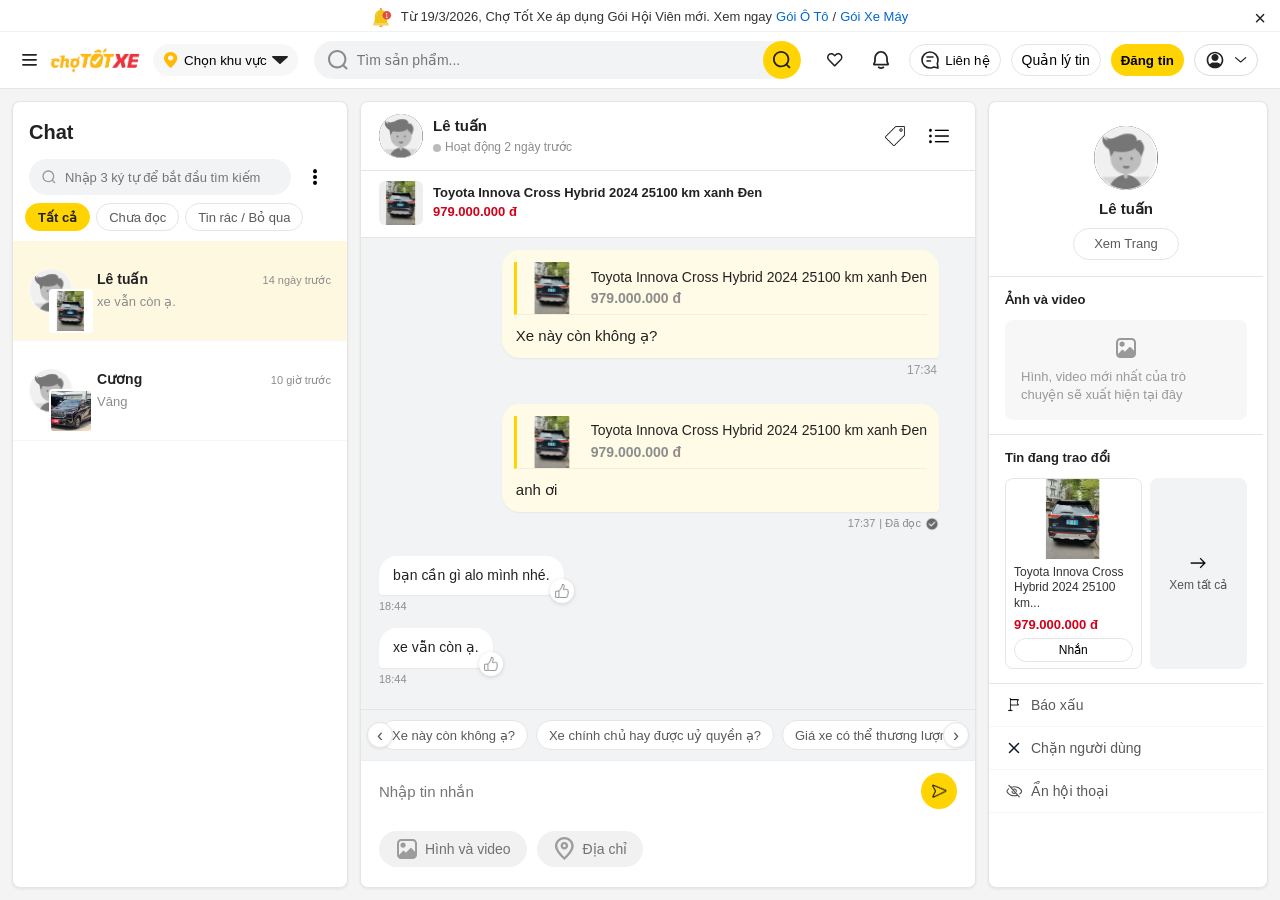
<file: chat_index.html>
<!DOCTYPE html>
<html lang="vi">
<head>
    <meta charset="UTF-8">
    <meta name="viewport" content="width=device-width, initial-scale=1.0">
    <title>Chợ Tốt - Chat</title>
    <link rel="stylesheet" href="chat_style.css">
</head>
<body>

    <!-- TOP ANNOUNCEMENT -->
    <div class="top-announcement" id="top-announcement">
        <div class="top-announcement-inner">
            <img class="top-bell" src="images/header/bell-top-banner.svg.svg" alt="">
            <span>Từ 19/3/2026, Chợ Tốt Xe áp dụng Gói Hội Viên mới. Xem ngay</span>
            <a href="#">Gói Ô Tô</a>
            <span>/</span>
            <a href="#">Gói Xe Máy</a>
        </div>
        <button class="close-announcement" id="close-announcement">×</button>
    </div>

    <!-- HEADER -->
    <header class="header">
        <div class="header-inner">
            <div class="header-left">
                <button class="menu-btn">
                    <img src="images/header/VectorMucLuc.svg" alt="Menu">
                </button>
                <img class="logo-img" src="images/logo_chototxe.png" alt="Chợ Tốt Xe">
                <button class="area-btn">
                    <img src="images/header/VectorViTri.svg" alt="">
                    <span>Chọn khu vực</span>
                    <img class="down-icon" src="images/header/VectorMuiTenXuong.svg" alt="">
                </button>
            </div>

            <div class="search-box">
                <img class="search-icon-left" src="images/header/VectorTimkiem.svg" alt="">
                <input type="text" placeholder="Tìm sản phẩm...">
                <button class="search-submit">
                    <img src="images/header/VectorTimkiem2.svg" alt="Tìm kiếm">
                </button>
            </div>

            <div class="header-actions">
                <button class="icon-btn">
                    <img src="images/header/VectorYeuThich.svg" alt="Yêu thích">
                </button>
                <button class="icon-btn">
                    <img src="images/header/Vectorbell.svg" alt="Thông báo">
                </button>
                <button class="contact-header">
                    <img src="images/header/VectorChat.svg" alt="">
                    <span>Liên hệ</span>
                </button>
                <button class="manage-btn">Quản lý tin</button>
                <button class="sell-btn">Đăng tin</button>
                <button class="account-btn account-avatar" id="account-avatar-btn">
                    <img class="account-icon" src="images/header/VectorTaikhoan.svg" alt="Tài khoản">
                    <img class="down-icon" src="images/header/VectorMuiTenXuong2.svg" alt="">
                </button>
            </div>
        </div>
    </header>

    <!-- CHAT LAYOUT -->
    <div class="chat-layout">

        <!-- CỘT TRÁI: Danh sách hội thoại -->
        <aside class="chat-sidebar">
            <div class="chat-sidebar-header">
                <h2 class="chat-title">Chat</h2>
            </div>

            <div class="chat-search-wrap">
                <div class="chat-search-box">
                    <svg width="16" height="16" viewBox="0 0 24 24" fill="none" stroke="#999" stroke-width="2"><circle cx="11" cy="11" r="8"/><path d="M21 21l-4.35-4.35"/></svg>
                    <input type="text" id="chat-search-input" placeholder="Nhập 3 ký tự để bắt đầu tìm kiếm">
                </div>
                <button class="chat-more-btn" title="Thêm">
                    <img src="images/chat/daubacham.jpg" alt="Thêm tùy chọn">
                </button>
            </div>

            <div class="chat-filter-tabs">
                <button class="chat-filter-tab active" data-filter="all">Tất cả</button>
                <button class="chat-filter-tab" data-filter="unread">Chưa đọc</button>
                <button class="chat-filter-tab" data-filter="spam">Tin rác / Bỏ qua</button>
            </div>

            <ul class="chat-list" id="chat-list">
                <!-- LÊ TUẤN -->
                <li class="chat-item active" data-id="letuan">
                    <div class="chat-item-avatar-wrapper">
                        <img src="images/thongtinnguoiban/avatarnguoiban.svg" class="person-avatar">
                        <img src="images/gallery/anh1.svg" class="car-overlay"> <!-- Xe của Tuấn -->
                    </div>
                    <div class="chat-item-body">
                        <div class="chat-item-top">
                            <span class="chat-item-name">Lê tuấn</span>
                            <span class="chat-item-time">14 ngày trước</span>
                        </div>
                        <p class="chat-item-preview">xe vẫn còn ạ.</p>
                    </div>
                </li>
                <!-- ÔNG CƯƠNG -->
                <li class="chat-item" data-id="cuong">
                    <div class="chat-item-avatar-wrapper">
                        <img src="images/thongtinnguoiban/avatarnguoiban.svg" class="person-avatar">
                        <img src="images/tindang/2.jpg" class="car-overlay"> <!-- Xe của Cương -->
                    </div>
                    <div class="chat-item-body">
                        <div class="chat-item-top">
                            <span class="chat-item-name">Cương</span>
                            <span class="chat-item-time">10 giờ trước</span>
                        </div>
                        <p class="chat-item-preview">Vâng</p>
                    </div>
                </li>
            </ul>

        </aside>

        <!-- CỘT GIỮA: Nội dung hội thoại -->
        <main class="chat-main">

            <!-- Header hội thoại -->
            <div class="chat-conv-header">
                <div class="chat-conv-user">
                    <div class="chat-conv-avatar placeholder-avatar dark">
                        <img src="images/thongtinnguoiban/avatarnguoiban.svg" alt="Avatar" class="avatar-img" onerror="this.style.display='none'">
                    </div>
                    <div>
                        <p class="chat-conv-name">Lê tuấn</p>
                        <p class="chat-conv-status">
                            <span class="status-dot"></span> Hoạt động 2 ngày trước
                        </p>
                    </div>
                </div>
                <div class="chat-conv-actions">
                    <button class="chat-conv-icon-btn" title="Ghim">
                        <img src="images/chat/price-tag.png" alt="Ghim">
                    </button>
                    <button class="chat-conv-icon-btn" title="Menu">
                        <img class="account-icon" src="images/chat/list-interface-symbol.png" alt="Menu">
                    </button>
                </div>
            </div>

            <!-- Ảnh cho tin đăng -->
            <div class="chat-listing-card"> 
                <img src="images/gallery/anh1.svg" alt="Xe" onerror="this.style.background='#ddd'">
                <div class="chat-listing-info">
                    <p class="chat-listing-title">Toyota Innova Cross Hybrid 2024 25100 km xanh Đen</p>
                    <p class="chat-listing-price">979.000.000 đ</p>
                </div>
            </div>

            <!-- Khu vực messages -->
            <div class="chat-messages" id="chat-messages">

                <div class="chat-date-divider">Thứ 6, 15/05/2026</div>

                <!-- Tin người dùng gửi (Outgoing) -->
                <div class="chat-msg-row outgoing">
                    <div class="chat-msg-wrapper">
                        <div class="chat-bubble outgoing">
                            <!-- Khối sản phẩm có vạch vàng -->
                            <div class="chat-msg-product-ref">
                                <img src="images/gallery/anh1.svg" alt="xe">
                                <div class="ref-details">
                                    <p class="ref-title">Toyota Innova Cross Hybrid 2024 25100 km xanh Đen</p>
                                    <p class="ref-price">979.000.000 đ</p>
                                </div>
                            </div>
                            <!-- Nội dung tin nhắn chữ -->
                            <div class="chat-text">Xe này còn không ạ?</div>
                        </div>
                        <!-- Thời gian nằm ngoài và lệch phải -->
                        <span class="chat-msg-time-outside">17:34</span>
                    </div>
                </div>
                <!-- Tin nhắn thứ 2 (Đã sửa cấu trúc) -->
                <div class="chat-msg-row outgoing">
                    <div class="chat-msg-wrapper">
                        <div class="chat-bubble outgoing">
                            <!-- Khối sản phẩm (Nếu không muốn hiện lại ảnh xe ở tin nhắn này, bạn có thể xóa khối product-ref này đi) -->
                            <div class="chat-msg-product-ref">
                                <img src="images/gallery/anh1.svg" alt="xe">
                                <div class="ref-details">
                                    <p class="ref-title">Toyota Innova Cross Hybrid 2024 25100 km xanh Đen</p>
                                    <p class="ref-price">979.000.000 đ</p>
                                </div>
                            </div>
                            <div class="chat-text">anh ơi</div>
                        </div>
                        <!-- Meta (Thời gian + Đã đọc) nằm ngoài bong bóng -->
                        <div class="chat-msg-meta-outside">
                            <span class="chat-msg-time">17:37</span>
                            <span class="chat-msg-read">
                                | Đã đọc <img src="images/chat/tick.png" class="read-icon" alt="đã đọc">
                            </span>
                        </div>
                    </div>
                </div>

                <!-- Tin người bán (bên trái) -->
                <div class="chat-msg-row incoming">
                    <div class="chat-msg-bubble-wrap">
                        <div class="chat-bubble incoming">
                            bạn cần gì alo mình nhé.
                            <!-- Thêm dòng này vào tất cả tin nhắn incoming -->
                            <div class="selected-reaction-pill"></div> 
                        </div>
                        <span class="chat-msg-time">18:44</span>
                        <button class="reaction-trigger-btn">
                            <img src="images/chat/like-outline.png" alt="Like">
                        </button>
                        <div class="reaction-popup">
                            <span class="emoji" data-emoji="❤️">❤️</span>
                            <span class="emoji" data-emoji="😆">😆</span>
                            <span class="emoji" data-emoji="😮">😮</span>
                            <span class="emoji" data-emoji="😢">😢</span>
                            <span class="emoji" data-emoji="😡">😡</span>
                            <span class="emoji" data-emoji="👍">👍</span>
                        </div>
                    </div>
                </div>

                <div class="chat-msg-row incoming">
                    <div class="chat-msg-bubble-wrap">
                        <div class="chat-bubble incoming">
                            xe vẫn còn ạ.
                            <!-- Thêm dòng này vào tất cả tin nhắn incoming -->
                            <div class="selected-reaction-pill"></div> 
                        </div>
                        <span class="chat-msg-time">18:44</span>
                        <button class="reaction-trigger-btn">
                            <img src="images/chat/like-outline.png" alt="Like">
                        </button>
                        <div class="reaction-popup">
                            <span class="emoji" data-emoji="❤️">❤️</span>
                            <span class="emoji" data-emoji="😆">😆</span>
                            <span class="emoji" data-emoji="😮">😮</span>
                            <span class="emoji" data-emoji="😢">😢</span>
                            <span class="emoji" data-emoji="😡">😡</span>
                            <span class="emoji" data-emoji="👍">👍</span>
                        </div>
                    </div>
                </div>


            </div>

            <!-- Gợi ý câu hỏi nhanh -->
            <div class="chat-quick-replies" id="chat-quick-replies">
                <div class="quick-replies-track" id="quick-replies-track">
                    <button class="quick-reply-btn">Xe này còn không ạ?</button>
                    <button class="quick-reply-btn">Xe chính chủ hay được uỷ quyền ạ?</button>
                    <button class="quick-reply-btn">Giá xe có thể thương lượng được không ạ?</button>
                    <button class="quick-reply-btn">Xe có còn bảo hiểm không?</button>
                    <button class="quick-reply-btn">Xe đã qua bao nhiêu đời chủ?</button>
                    <button class="quick-reply-btn">Xe có thể xem trực tiếp không ạ?</button>
                </div>
                <button class="quick-replies-arrow qr-prev" id="qr-prev">‹</button>
                <button class="quick-replies-arrow qr-next" id="qr-next">›</button>
            </div>

            <!-- Input gửi tin -->
            <div class="chat-input-wrap">
                <!-- Input chính -->
                <div class="chat-input-box">
                    <input type="text" id="chat-input" placeholder="Nhập tin nhắn">
                    <button class="chat-send-btn" id="chat-send-btn">
                    <img src="images/chat/pointed.png" alt="Gửi" class="send-icon">
                    </button>
                </div>

                <!-- Icon Hình & video / Địa chỉ -->
                <div class="chat-input-actions">
                    <button class="chat-attach-btn">
                        <img src="images/VectorAnh.svg" alt="Hình và video" class="attach-icon">
                        Hình và video
                    </button>
                    <button class="chat-attach-btn">
                        <img src="images/VectorVitri.svg" alt="Địa chỉ" class="attach-icon">
                        Địa chỉ
                    </button>
                </div>

                
            </div>

        </main>

        <!-- CỘT PHẢI: Thông tin người bán -->
        <aside class="chat-info-panel">

            <div class="chat-info-seller">
                <div class="chat-info-avatar placeholder-avatar dark large">
                    <img src="images/thongtinnguoiban/avatarnguoiban.svg" alt="Avatar" class="avatar-img">
                </div>
                <p class="chat-info-name">Lê tuấn</p>
                <button class="chat-info-view-btn">Xem Trang</button>
            </div>

            <div class="chat-info-section">
                <p class="chat-info-label">Ảnh và video</p>
                <div class="chat-info-media-placeholder">
                    <img src="images/VectorAnh.svg" alt="Icon placeholder" class="placeholder-vector">
                    <span class="placeholder-text">Hình, video mới nhất của trò chuyện sẽ xuất hiện tại đây</span>
                </div>
            </div>

            <div class="chat-info-section">
                <p class="chat-info-label">Tin đang trao đổi</p>

                <div class="chat-info-listing">
                    <!-- Card tin đăng -->
                    <div class="chat-info-listing-card">
                        <img src="images/gallery/anh1.svg" alt="Xe" class="listing-img">
                        <div class="listing-detail">
                            <p class="listing-title">Toyota Innova Cross Hybrid 2024 25100 km...</p>
                            <p class="listing-price">979.000.000 đ</p>
                            <button class="listing-btn">Nhắn</button>
                        </div>
                    </div>

                    <!-- Nút xem tất cả -->
                    <div class="chat-info-listing-seeall">
                        <img src="images/chat/muiten.png" alt="Xem tất cả" class="seeall-icon">
                        <span>Xem tất cả</span>
                    </div>
                </div>
            </div>

            <div class="chat-info-section chat-info-actions">
                <button class="chat-action-row report">
                    <img src="images/chat/flag.PNG" alt="Báo xấu" class="action-icon">
                    Báo xấu
                </button>
                <button class="chat-action-row block">
                    <img src="images/chat/close-x-svgrepo-com.svg" alt="Chặn người dùng" class="action-icon">
                    Chặn người dùng
                </button>
                <button class="chat-action-row hide">
                    <img src="images/chat/visual.svg" alt="Ẩn hội thoại" class="action-icon">
                    Ẩn hội thoại
                </button>
            </div>

        </aside>

    </div>

    <script src="chat_data.js"></script>
    <script src="chat_script.js"></script>
</body>
</html>
</file>
<file: chat_style.css>
/* ============================================================
   RESET & BASE (copy từ style.css gốc)
   ============================================================ */
* { box-sizing: border-box; margin: 0; padding: 0; }

:root {
    --yellow:   #FFD400;
    --orange:   #FF8800;
    --bg:       #f4f4f4;
    --white:    #ffffff;
    --black:    #222222;
    --text:     #333333;
    --sub:      #595959;
    --muted:    #8C8C8C;
    --line:     #e5e5e5;
    --green:    #0b8f4d;
    --green-bg: #e8f6ee;
    --red:      #d0021b;
    --blue:     #193b63;
    --radius:   8px;
    --shadow:   0 1px 3px rgba(0,0,0,.08);
    --header-h: 56px;
    --announce-h: 32px;
}

html { scroll-behavior: smooth; }

body {
    font-family: Helvetica, Arial, sans-serif;
    background: var(--bg);
    color: var(--black);
    font-size: 14px;
    line-height: 1.45;
    height: 100vh;
    overflow: hidden;
    display: flex;
    flex-direction: column;
}

button, input, select, textarea { font-family: inherit; }
button { border: none; cursor: pointer; background: none; }
img    { display: block; max-width: 100%; }
a      { color: inherit; text-decoration: none; }


/* ============================================================
   TOP ANNOUNCEMENT (giống hệt gốc)
   ============================================================ */
.top-announcement {
    width: 100%;
    height: var(--announce-h);
    background: #fff;
    border-top: 4px solid #ffffff;
    border-bottom: 1px solid #f2f2f2;
    position: relative;
    display: flex;
    align-items: center;
    justify-content: center;
    flex-shrink: 0;
    transition: height .25s, opacity .25s;
    overflow: hidden;
}
.top-announcement.hidden { height: 0; opacity: 0; pointer-events: none; }
.top-announcement-inner {
    display: flex;
    align-items: center;
    gap: 4px;
    font-size: 13px;
    color: #333;
    white-space: nowrap;
}
.top-bell { width: 20px; height: 20px; object-fit: contain; margin-right: 5px; flex-shrink: 0; }
.top-announcement-inner a { color: #0068c9; font-weight: 500; }
.close-announcement {
    position: absolute;
    right: 14px;
    top: 50%;
    transform: translateY(-50%);
    font-size: 20px;
    color: #222;
    line-height: 1;
}


/* ============================================================
   HEADER (giống hệt gốc)
   ============================================================ */
.header { background: var(--white); border-bottom: 1px solid var(--line); flex-shrink: 0; }
.header-inner {
    max-width: 1360px;
    height: var(--header-h);
    margin: 0 auto;
    padding: 0 22px;
    display: flex;
    align-items: center;
    gap: 16px;
}
.header-left, .header-actions { display: flex; align-items: center; gap: 10px; }
.menu-btn { font-size: 20px; }

.logo-img {
    width: 96px;
    height: 32px;
    object-fit: contain;
    object-position: left center;
    flex-shrink: 0;
}

.area-btn {
    height: 32px;
    padding: 0 10px;
    border-radius: 18px;
    background: #f7f7f7;
    display: flex;
    align-items: center;
    gap: 5px;
}
.area-btn img { width: 16px; height: 16px; object-fit: contain; }

.search-box {
    flex: 1;
    height: 38px;
    background: #f2f3f5;
    border-radius: 20px;
    display: flex;
    align-items: center;
    padding-left: 14px;
    gap: 9px;
    min-width: 280px;
    overflow: hidden;
}
.search-box img { width: 20px; height: 20px; object-fit: contain; }
.search-box input {
    flex: 1;
    height: 100%;
    border: none;
    background: transparent;
    outline: none;
    font-size: 14px;
    color: #333;
}
.search-submit {
    width: 38px;
    height: 38px;
    min-width: 38px;
    border-radius: 50%;
    background: var(--yellow);
    display: flex;
    align-items: center;
    justify-content: center;
    flex-shrink: 0;
}
.search-submit img { width: 18px; height: 18px; object-fit: contain; }

.header-actions button {
    height: 32px;
    padding: 0 10px;
    border-radius: 18px;
    display: flex;
    align-items: center;
    gap: 5px;
}
.header-actions img { width: 20px; height: 20px; object-fit: contain; }
.icon-btn { width: 36px; padding: 0; justify-content: center; }
.contact-header { border: 1px solid var(--line); }
.manage-btn { border: 1px solid var(--line); font-size: 14px; }
.sell-btn { background: var(--yellow); font-weight: 700; }
.sell-btn:hover { background: var(--orange); color: #fff; }

/* Avatar account button */
.account-avatar {
    width: 64px;              /* tăng từ 36px lên 44px */
    height: 36px;             /* giữ nguyên chiều cao */
    padding: 0 6px;           /* thêm padding ngang để mũi tên không sát avatar */
    border-radius: 50%;
    background: #ffffff;
    display: flex;
    align-items: center;
    justify-content: space-between; /* avatar bên trái, mũi tên bên phải */
    gap: 4px;                  /* khoảng cách nội bộ */
    border: 1px solid #ddd;
}

.account-avatar .avatar-img {
    width: 20px;
    height: 20px;
    border-radius: 50%;
    object-fit: cover;
}

.account-avatar .down-icon {
    width: 12px;
    height: 12px;
    object-fit: contain;
    filter: none;
}
.chat-conv-actions .chat-conv-icon-btn {
    width: 36px;          /* chiều ngang nút */
    height: 36px;         /* chiều cao nút */
    display: flex;
    align-items: center;
    justify-content: center;
    padding: 0;
    background: #fff;     /* nền trắng */
    border: none;         /* không viền tròn */
    margin-left: 4px;     /* khoảng cách giữa các nút */
}

.chat-conv-actions .chat-conv-icon-btn img {
    width: 20px;          /* chiều ngang icon */
    height: 20px;         /* chiều cao icon */
    object-fit: contain;  /* giữ tỉ lệ icon */
}
/* ============================================================
   CHAT LAYOUT — 3 cột full height
   ============================================================ */
.chat-layout {
    flex: 1;
    display: grid;
    grid-template-columns: 336px 1fr 280px;
    overflow: hidden;
}


/* ============================================================
   CỘT TRÁI — Sidebar danh sách chat
   ============================================================ */
.chat-sidebar {
    background: var(--white);
    border-right: 1px solid var(--line);
    display: flex;
    flex-direction: column;
    overflow: hidden;
}

.chat-sidebar-header {
    padding: 16px 16px 8px;
}
.chat-title {
    font-size: 20px;
    font-weight: 700;
    color: var(--black);
}

.chat-search-wrap {
    padding: 4px 16px 8px;
    display: flex;
    align-items: center;
    gap: 8px;
}
.chat-search-box {
    flex: 1;
    height: 36px;
    background: #f2f3f5;
    border-radius: 18px;
    display: flex;
    align-items: center;
    padding: 0 12px;
    gap: 8px;
}
.chat-search-box input {
    flex: 1;
    border: none;
    background: transparent;
    outline: none;
    font-size: 13px;
    color: #333;
}
.chat-more-btn {
    width: 32px;
    height: 32px;
    display: flex;
    align-items: center;
    justify-content: center;
    border-radius: 50%;
    flex-shrink: 0;
}
.chat-more-btn:hover { background: #f2f3f5; }

/* Filter tabs */
.chat-filter-tabs {
    display: flex;
    gap: 6px;
    padding: 0 12px 10px;
    flex-wrap: wrap;
}
.chat-filter-tab {
    height: 28px;
    padding: 0 12px;
    border-radius: 14px;
    border: 1px solid var(--line);
    font-size: 13px;
    color: var(--sub);
    background: var(--white);
    cursor: pointer;
    white-space: nowrap;
}
.chat-filter-tab.active {
    background: var(--yellow);
    border-color: var(--yellow);
    color: var(--black);
    font-weight: 600;
}
.chat-filter-tab:hover:not(.active) { background: #f7f7f7; }

/* Danh sách chat */
.chat-list {
    flex: 1;
    overflow-y: auto;
    list-style: none;
    scrollbar-width: thin;
    scrollbar-color: #ddd transparent;
}
.chat-list::-webkit-scrollbar { width: 4px; }
.chat-list::-webkit-scrollbar-thumb { background: #ddd; border-radius: 4px; }

.chat-item {
    display: flex;
    align-items: center;
    height: 100px;
    gap: 12px;
    padding: 12px 16px;
    cursor: pointer;
    border-bottom: 1px solid #f5f5f5;
    transition: background .15s;
}
.chat-item:hover { background: #fafafa; }
.chat-item.active { background: #fff8e1; }

/* Avatar placeholder */
.placeholder-avatar {
    width: 44px;
    height: 44px;
    border-radius: 50%;
    flex-shrink: 0;
    position: relative;
    overflow: hidden;
    display: flex;
    align-items: center;
    justify-content: center;
}
.placeholder-avatar.gray { background: #bdbdbd; }
.placeholder-avatar.dark { background: #555; }
.placeholder-avatar.large { width: 64px; height: 64px; }
.placeholder-avatar img {
    position: absolute;
    inset: 0;
    width: 100%;
    height: 100%;
    object-fit: cover;
}
.avatar-fallback {
    color: #fff;
    font-size: 18px;
    font-weight: 700;
    z-index: 1;
}
.placeholder-avatar.large .avatar-fallback { font-size: 26px; }

.chat-item-body { flex: 1; min-width: 0; }
.chat-item-top {
    display: flex;
    justify-content: space-between;
    align-items: baseline;
    margin-bottom: 3px;
}
.chat-item-name {
    font-size: 14px;
    font-weight: 600;
    color: var(--black);
    white-space: nowrap;
    overflow: hidden;
    text-overflow: ellipsis;
}
.chat-item-time { font-size: 11px; color: var(--muted); white-space: nowrap; margin-left: 6px; }
.chat-item-preview {
    font-size: 13px;
    color: var(--muted);
    white-space: nowrap;
    overflow: hidden;
    text-overflow: ellipsis;
}


/* ============================================================
   CỘT GIỮA — Hội thoại
   ============================================================ */
.chat-main {
    display: flex;
    flex-direction: column;
    background: var(--white);
    border-right: 1px solid var(--line);
    overflow: hidden;
}

/* Header hội thoại — liền 1 khối trắng với listing-card */
.chat-conv-header {
    display: flex;
    align-items: center;
    justify-content: space-between;
    padding: 12px 18px;
    border-bottom: 1px solid var(--line);
    flex-shrink: 0;
    background: #fff;
}
.chat-conv-user { display: flex; align-items: center; gap: 10px; }
.chat-conv-name { font-size: 15px; font-weight: 700; margin-bottom: 2px; }
.chat-conv-status { font-size: 12px; color: var(--muted); display: flex; align-items: center; gap: 4px; }
.status-dot {
    width: 8px;
    height: 8px;
    border-radius: 50%;
    background: #bbb;
    display: inline-block;
}
.chat-conv-actions { display: flex; gap: 4px; }
.chat-conv-icon-btn {
    width: 34px;
    height: 34px;
    border-radius: 50%;
    display: flex;
    align-items: center;
    justify-content: center;
}
.chat-conv-icon-btn:hover { background: #f2f3f5; }

/* Mini card tin đăng — cùng khối trắng với conv-header */
.chat-listing-card {
    display: flex;
    align-items: center;
    gap: 10px;
    padding: 10px 18px 12px 18px;
    border-bottom: 1px solid var(--line);
    background: #fff;
    flex-shrink: 0;
}
.chat-listing-card img {
    width: 44px;
    height: 44px;
    object-fit: cover;
    border-radius: 6px;
    background: #eee;
    flex-shrink: 0;
}
.chat-listing-title { font-size: 13px; font-weight: 600; color: var(--black); }
.chat-listing-price { font-size: 13px; color: var(--red); font-weight: 600; }

/* Khu vực messages */
.chat-messages {
    flex: 1;
    overflow-y: auto;
    padding: 16px 18px;
    display: flex;
    flex-direction: column;
    gap: 8px;
    background: #f2f3f5;
    scrollbar-width: thin;
    scrollbar-color: #ddd transparent;
}
.chat-messages::-webkit-scrollbar { width: 4px; }
.chat-messages::-webkit-scrollbar-thumb { background: #ddd; border-radius: 4px; }

/* Date divider */
.chat-date-divider {
    text-align: center;
    font-size: 12px;
    color: var(--muted);
    margin: 8px 0;
    position: relative;
}
.chat-date-divider::before,
.chat-date-divider::after {
    content: '';
    position: absolute;
    top: 50%;
    width: 28%;
    height: 1px;
    background: var(--line);
}
.chat-date-divider::before { left: 0; }
.chat-date-divider::after  { right: 0; }

/* Message rows */
.chat-msg-row {
    display: flex;
}
.chat-msg-row.outgoing {
    display: flex;
    justify-content: flex-end;
    margin-bottom: 16px;
    padding: 0 18px;
}
.chat-msg-wrapper {
    display: flex;
    flex-direction: column;
    align-items: flex-end; /* Đẩy thời gian về phía bên phải */
    max-width: 85%;
}

.chat-msg-row.incoming { justify-content: flex-start; }

.chat-msg-bubble-wrap {
    display: flex;
    flex-direction: column;
    max-width: 70%;
    gap: 4px;
    border: none !important;

}
.chat-msg-row.outgoing .chat-msg-bubble-wrap {
    background-color: #fffbe6 !important;
    border: 1px solid #ffe58f !important;
    border-radius: 12px 12px 2px 12px !important;
    max-width: 300px;         /* Khóa chiều rộng tối đa (giống mobile) */
    width: fit-content;      /* Tự co lại theo nội dung */
    overflow: hidden;
    display: flex;
    flex-direction: column;
    box-shadow: 0 1px 2px rgba(0,0,0,0.05);
}




.chat-msg-row.incoming .chat-msg-bubble-wrap {
    position: relative;
    display: flex;
    flex-direction: column;
    align-items: flex-start;
    max-width: 80%;
}


/* Khi có product ref, bọc ref + bubble thành 1 khối liền */
.chat-msg-product-ref {
    display: flex;
    gap: 12px;
    border-left: 3px solid #FFD400; /* Vạch vàng đặc trưng của Chợ Tốt */
    padding-left: 10px;
    margin-bottom: 10px;
    background: transparent !important;
}

.chat-msg-product-ref img {
    width: 52px;
    height: 52px;
    border-radius: 8px;
    object-fit: cover;
}

.ref-details {
    display: flex;
    flex-direction: column;
    justify-content: center;
}

.ref-title {
    font-size: 14px;
    color: #222;
    margin-bottom: 2px;
    line-height: 1.4;
    display: -webkit-box;
    -webkit-line-clamp: 1;
    -webkit-box-orient: vertical;
    overflow: hidden;
}

/* Giá tiền màu xám theo mẫu */
.ref-price {
    font-size: 14px;
    color: #8c8c8c; 
    font-weight: 600;
}




/* Bubble */
.chat-bubble {
    padding: 10px 14px;
    border-radius: 18px;
    font-size: 14px;
    line-height: 1.4;
    max-width: 100%;
    word-break: break-word;
}
.chat-bubble.outgoing {
    background-color: #FFFBE6 !important; /* Màu vàng kem */
    border: none !important;
    border-radius: 12px 12px 2px 12px;
    padding: 12px;
    box-shadow: 0 1px 2px rgba(0,0,0,0.05);
}

/* 6. Thời gian bên dưới khung (để không làm phình khung) */
.chat-msg-meta {
    font-size: 11px;
    color: #999;
    margin-top: 4px;
    text-align: right;
}


/* Khi có product ref ở trên, loại bỏ border-radius trên */
.chat-msg-product-ref + .chat-bubble.outgoing {
    border-radius: 0 0 4px 18px;
    border-top: none !important;
    width: 100%;
    box-sizing: border-box;
}
.chat-bubble.incoming {
    background: #ffffff;
    border: none !important;
    border-radius: 18px 18px 18px 4px;
    color: var(--black);
    box-shadow: 0 1px 2px rgba(0,0,0,0.05);
}

/* Meta (time / read) */
.chat-msg-time { font-size: 11px; color: var(--muted); }
.chat-msg-meta { display: flex; align-items: center; gap: 4px; }
.chat-msg-read { font-size: 11px; color: var(--muted); }

/* Like button trên tin incoming */
.chat-like-btn {
    position: absolute;
    right: -22px;
    bottom: 4px;
    width: 24px;
    height: 24px;
    display: flex;
    align-items: center;
    justify-content: center;
    border-radius: 50%;
}
.chat-like-btn:hover { background: #f0f0f0; }
.chat-like-btn:hover svg { stroke: #ff9800; }

/* Gợi ý câu hỏi nhanh */
.chat-quick-replies {
    padding: 8px 18px;
    border-top: 1px solid var(--line);
    position: relative;
    flex-shrink: 0;
    overflow: hidden;
    background: #f2f3f5;
}
.quick-replies-track {
    display: flex;
    gap: 8px;
    overflow-x: auto;
    scrollbar-width: none;
    scroll-behavior: smooth;
    padding: 2px 0;
}
.quick-replies-track::-webkit-scrollbar { display: none; }
.quick-reply-btn {
    height: 30px;
    padding: 0 12px;
    border-radius: 15px;
    border: 1px solid var(--line);
    background: var(--white);
    color: var(--sub);
    font-size: 13px;
    white-space: nowrap;
    flex-shrink: 0;
    cursor: pointer;
    transition: border-color .15s, background .15s;
}
.quick-reply-btn:hover { border-color: var(--yellow); background: #fffbe6; }
.quick-replies-arrow {
    position: absolute;
    top: 50%;
    transform: translateY(-50%);
    width: 26px;
    height: 26px;
    background: var(--white);
    border: 1px solid var(--line);
    border-radius: 50%;
    display: flex;
    align-items: center;
    justify-content: center;
    font-size: 18px;
    color: #555;
    box-shadow: var(--shadow);
    cursor: pointer;
    z-index: 5;
}
.qr-prev { left: 6px; }
.qr-next { right: 6px; }

/* Input gửi tin */
.chat-input-wrap {
    position: relative;
    display: flex;
    flex-direction: column;
    gap: 6px;
    padding: 10px 18px;
    background: #fff;
}

.chat-input-row {
    display: flex;
    align-items: center;       /* căn giữa input và nút gửi */
    gap: 8px;
    border-radius: 24px;
    padding: 0;
    background: #fff;
}

.chat-input-row input {
    flex: 1;
    border: none;
    outline: none;
    font-size: 14px;
    height: 36px;
    padding: 0 12px;
    border-radius: 24px;
    background: #fff;
    box-sizing: border-box;
}

.chat-send-btn {
    position: absolute;
    right: 18px;
    top: 50%;
    transform: translateY(-50%);
    width: 36px;
    height: 36px;
    border-radius: 50%;
    background: #FFD400;
    display: none; /* ẩn khi rỗng */
    align-items: center;
    justify-content: center;
    border: none;
    cursor: pointer;
}

.send-icon {
    width: 16px;
    height: 16px;
    object-fit: contain;
}

/* Khung xám nhạt chứa 2 nút */
.chat-input-actions {
    display: flex;
    gap: 10px;
    padding: 8px 0;
}

/* Trạng thái bình thường: Nền xám nhạt */
.chat-attach-btn {
    display: flex;
    align-items: center;
    gap: 6px;
    font-size: 14px;
    color: #12131793;       
    background-color: #f1f1f1; /* Nền xám nhạt mặc định */
    padding: 6px 16px;     /* Khoảng cách trong nút */
    border-radius: 20px;   /* Bo tròn viên thuốc */
    border: none;
    cursor: pointer;
    transition: background-color 0.2s ease; /* Hiệu ứng chuyển màu mượt */
}

/* Trạng thái khi di chuột vào: Nền xám đậm hơn */
.chat-attach-btn:hover {
    background-color: #9d9d9dae; /* Xám đậm hơn một chút */
}

/* Chỉnh icon cho tiệp màu xám của nút */
.attach-icon {
    width: 20px;
    height: 20px;
    object-fit: contain;
    opacity: 0.7; /* Làm icon nhạt bớt cho giống hình mẫu */
}


/* ============================================================
   CỘT PHẢI — Info panel
   ============================================================ */
.chat-info-panel {
    background: var(--white);
    display: flex;
    flex-direction: column;
    overflow-y: auto;
    scrollbar-width: thin;
    scrollbar-color: #ddd transparent;
    border-left: 1px solid var(--line);
}
.chat-info-panel::-webkit-scrollbar { width: 4px; }
.chat-info-panel::-webkit-scrollbar-thumb { background: #ddd; border-radius: 4px; }

/* Seller info top */
.chat-info-seller {
    display: flex;
    flex-direction: column;
    align-items: center;
    gap: 8px;
    padding: 24px 20px 16px;
    border-bottom: 1px solid var(--line);
}
.chat-info-name { font-size: 15px; font-weight: 700; text-align: center; }
.chat-info-view-btn {
    height: 32px;
    padding: 0 20px;
    border-radius: 16px;
    border: 1px solid var(--line);
    font-size: 13px;
    color: var(--sub);
    background: var(--white);
    cursor: pointer;
}
.chat-info-view-btn:hover { background: #f5f5f5; }

/* Sections */
.chat-info-section {
    padding: 14px 16px;
    border-bottom: 1px solid var(--line);
}
.chat-info-section-header {
    display: flex;
    justify-content: space-between;
    align-items: center;
    margin-bottom: 10px;
}
.chat-info-label {
    font-size: 13px;
    font-weight: 700;
    color: var(--black);
    margin-bottom: 10px;
}
.chat-info-section-header .chat-info-label { margin-bottom: 0; }

/* Media placeholder */
.chat-info-media-placeholder {
    display: flex;
    flex-direction: column;
    align-items: center;
    gap: 6px;
    padding: 16px;
    text-align: center;
    color: var(--muted);
    font-size: 12px;
    background: #fafafa;
    border-radius: var(--radius);
}

/* Listing card */
/* Khối tổng card + xem tất cả */
.chat-info-listing {
    display: flex;
    gap: 8px;
}

/* Card tin đăng */
.chat-info-listing-card {
    display: flex;
    flex-direction: column;
    width: 140px;           /* điều chỉnh theo thiết kế */
    background: #fff;
    border-radius: 8px;
    overflow: hidden;
    border: 1px solid #e5e5e5;
    cursor: pointer;
}

.listing-img {
    width: 100%;
    height: 80px;
    object-fit: cover;
}

.listing-detail {
    padding: 6px 8px;
    display: flex;
    flex-direction: column;
    gap: 4px;
}

.listing-title {
    font-size: 12px;
    color: #333;
    line-height: 1.3;
}

.listing-price {
    font-size: 13px;
    color: #d0021b;
    font-weight: 700;
}

.listing-btn {
    margin-top: auto;
    height: 24px;
    font-size: 12px;
    border-radius: 12px;
    border: 1px solid #e5e5e5;
    background: #fff;
    cursor: pointer;
}

/* Nút xem tất cả */
.chat-info-listing-seeall {
    display: flex;
    flex-direction: column;
    align-items: center;
    justify-content: center;
    width: 100px;
    background: #f2f3f5;
    border-radius: 8px;
    cursor: pointer;
    font-size: 12px;
    color: #555;
    text-align: center;
}

.seeall-icon {
    width: 20px;
    height: 20px;
    margin-bottom: 4px; /* khoảng cách icon và text */
}
/* Action rows */
.chat-info-actions { display: flex; flex-direction: column; gap: 0; border-bottom: none; padding: 0; }
.chat-action-row {
    display: flex;
    align-items: center;
    gap: 10px;
    padding: 12px 16px;
    font-size: 14px;
    color: var(--sub);
    border-bottom: 1px solid #f5f5f5;
    cursor: pointer;
    width: 100%;
    text-align: left;
}
.chat-action-row:hover { background: #fafafa; color: var(--black); }
.chat-action-row.report:hover { color: var(--red); }
.chat-action-row.block:hover  { color: var(--red); }
.chat-main,
.chat-sidebar,
.chat-info-panel {
    border-radius: 8px;
    overflow: hidden;
    background: #fff;
    border: 1px solid var(--line);
}
.chat-listing-card {
    border-radius: 0;
    overflow: hidden;
    background: #fff;
    border-bottom: 1px solid var(--line);
}

.chat-msg-bubble {
    border-radius: 12px; /* bo mềm cho bubble */
}
.chat-main,
.chat-sidebar,
.chat-info-panel {
    box-shadow: 0 1px 3px rgba(0,0,0,0.08);
}
.chat-layout {
    display: grid;
    grid-template-columns: 336px 1fr 280px; /* Sidebar - Main - Info panel */
    gap: 12px;
    padding: 12px;
}

.chat-main, .chat-sidebar, .chat-info-panel {
    background: #fff;
    border-radius: 8px;
    overflow: hidden;
    display: flex;
    flex-direction: column;
}

.chat-conv-header {
    border-bottom: 1px solid var(--line);
    padding: 12px 18px;
    border-radius: 0;
    background: #fff;
}
.chat-info-panel {
    display: flex;
    flex-direction: column;
    overflow-y: auto;       /* bật scroll dọc */
    max-height: 100%;        /* đảm bảo không vượt container */
    padding-right: 4px;      /* tránh scrollbar che nội dung */
    scrollbar-width: thin;    /* optional cho Firefox */
    scrollbar-color: #ddd transparent;
}

.chat-info-panel::-webkit-scrollbar { 
    width: 6px; 
}
.chat-info-panel::-webkit-scrollbar-thumb { 
    background: #ddd; 
    border-radius: 3px; 
}
/* Khối tổng header chat + thông tin xe */
.chat-header-block {
    background: #fff;
    border-radius: 8px;
    padding: 12px 16px;
    box-shadow: 0 1px 3px rgba(0,0,0,0.08);
    display: flex;
    flex-direction: column;
    gap: 8px;
}

/* Mini card tin đăng nằm dưới header, cùng khối */
.chat-listing-card {
    background: #fff;
    border-radius: 0;
    padding: 10px 18px 12px 18px;
    display: flex;
    align-items: center;
    gap: 10px;
    border-bottom: 1px solid var(--line);
}

/* Khung chứa lịch sử tin nhắn */
.chat-messages {
    background: #f2f3f5;
    border-radius: 0;
    padding: 16px 18px;
    flex: 1;
    overflow-y: auto;
}

/* Bubble tin nhắn */
.chat-bubble.outgoing { background: #fffbe6; border-radius: 18px 18px 4px 18px; border: 1px solid #ffe58f; }
.chat-bubble.incoming { background: #fff; border: 1px solid var(--line); border-radius: 18px 18px 18px 4px; }

/* Khung nhập tin nhắn */
.chat-input-wrap {
    background: #fff;
    border-radius: 0;
    padding: 10px 18px 14px;
    display: flex;
    flex-direction: column;
    gap: 6px;
    border-top: 1px solid var(--line);
}

/* Quick replies */
.chat-quick-replies {
    background: #f2f3f5;
    border-radius: 0;
    padding: 8px 18px;
    border-top: 1px solid var(--line);
}
.quick-reply-btn {
    background: #fff;
    border-radius: 15px;
    padding: 0 12px;
    height: 30px;
    border: 1px solid var(--line);
}
.chat-info-media-placeholder {
    display: inline-flex;        /* dùng inline-flex để nội dung không chiếm hết chiều ngang */
    align-items: center;         /* căn giữa theo chiều dọc */
    justify-content: center;     /* căn giữa theo chiều ngang khung */
    gap: 8px;                    /* khoảng cách icon và text */
    padding: 16px;
    background: #f7f7f7;         /* nền nhạt */
    border-radius: 8px;
    color: #999;                 /* chữ xám */
    font-size: 13px;
    max-width: 100%;             /* không vượt khung panel */
    box-sizing: border-box;
    text-align: left;            /* text không bị wrap lệch */
}

.placeholder-vector {
    width: 24px;
    height: 24px;
    object-fit: contain;
    flex-shrink: 0;              /* không co nhỏ icon */
    filter: brightness(0.6);     /* màu xám nhạt */
}

.placeholder-text {
    display: inline-block;       /* nằm ngang với icon */
    line-height: 1.4;            /* căn giữa vertical với icon */
}
.chat-info-avatar .avatar-img {
    width: 100%;
    height: 100%;
    object-fit: cover;   /* giữ tỉ lệ ảnh */
    border-radius: 50%;  /* bo tròn */
    display: block;
}
/* Sidebar button 3 chấm */
.chat-more-btn img {
    width: 24px;
    height: 24px;
}


/* Info panel action rows */
.chat-action-row {
    display: flex;
    align-items: center;
    gap: 8px;
    padding: 12px 16px;
    cursor: pointer;
}
.action-icon {
    width: 18px;
    height: 18px;
    object-fit: contain;
}

/* Header chat */
.chat-conv-icon-btn img {
    width: 20px;
    height: 20px;
}

/* Placeholder media panel */
.chat-info-media-placeholder {
    display: flex;
    align-items: center;
    justify-content: center;
    gap: 8px;
    padding: 16px;
    background: #f7f7f7;
    border-radius: 8px;
    font-size: 13px;
    color: #999;
}
.placeholder-vector {
    width: 24px;
    height: 24px;
    object-fit: contain;
}
.placeholder-text {
    line-height: 1.4;
}

/* Avatar trong header chat */
.chat-conv-avatar .avatar-img {
    width: 100%;
    height: 100%;
    object-fit: cover;
    border-radius: 50%;
    display: block;
}
.attach-icon {
    width: 24px;
    height: 24px;
    object-fit: contain;
    filter: brightness(0) saturate(100%) opacity(50%); /* chuyển sang xám nhạt */
}
.chat-action-row img {
    width: 18px;   /* hoặc 20px, tùy layout */
    height: 18px;
    object-fit: contain;
}
.chat-action-row {
    display: flex;
    align-items: center;
    gap: 8px;
}
/* Khung bao quanh ô nhập liệu */
/* 1. Khung chứa ô nhập tin nhắn */
.chat-input-box {
    display: flex;
    align-items: center; /* Căn giữa nút và chữ theo chiều dọc */
    gap: 10px;
    width: 100%;
    margin-bottom: 8px;  /* Tạo khoảng cách với hàng nút bên dưới */
}

/* 2. Ô nhập liệu */
.chat-input-box input {
    flex: 1;            /* Chiếm toàn bộ khoảng trống bên trái */
    border: none;
    outline: none;
    padding: 8px 0;
    font-size: 15px;
}

/* 3. Nút gửi (Bỏ position: absolute để nó chạy lên cùng hàng) */
.chat-send-btn {
    position: static;    /* Quan trọng: Bỏ vị trí tuyệt đối */
    transform: none;     /* Bỏ căn giữa cũ */
    width: 36px;
    height: 36px;
    border-radius: 50%;
    background: #FFD400;
    display: flex;       /* Hiển thị flex để căn icon bên trong */
    align-items: center;
    justify-content: center;
    border: none;
    cursor: pointer;
    flex-shrink: 0;      /* Không để nút bị bóp méo */
}

/* 4. Khung bọc lớn bên ngoài */
.chat-input-wrap {
    display: flex;
    flex-direction: column; /* Xếp hàng nhập ở trên, hàng icon ở dưới */
    padding: 12px 18px;
    background: #fff;
    border-top: 1px solid #eee;
}
.chat-msg-product-ref {
    border-bottom: 1px solid rgba(0,0,0,0.05) !important;
}
.chat-text {
    font-size: 15px;
    color: #222;
    padding-left: 2px;
}

/* Thời gian nằm phía ngoài bong bóng, căn lề phải */
.chat-msg-time-outside {
    font-size: 12px;
    color: #999;
    margin-top: 4px;
    margin-right: 2px;
}
/* Container chứa text và icon */
.chat-msg-read {
    display: inline-flex;
    align-items: center; /* Căn giữa icon và chữ theo chiều dọc */
    gap: 4px;            /* Khoảng cách giữa chữ 'Đã đọc' và icon */
}

/* Style cho icon tick */
.read-icon {
    width: 14px;         /* Chỉnh kích thước icon nhỏ phù hợp với cỡ chữ */
    height: 14px;
    object-fit: contain;
    display: inline-block;
    vertical-align: middle;
}

/* Đảm bảo meta outside căn lề chuẩn */
.chat-msg-meta-outside {
    display: flex;
    align-items: center;
    justify-content: flex-end;
    gap: 4px;
    font-size: 11px;
    color: #999;
    margin-top: 4px;
}
/* Khung chứa icon cảm xúc (ẩn mặc định) */
.reaction-popup {
    position: absolute;
    bottom: 35px;         /* Khoảng cách phía trên nút Like */
    right: -60px;         /* Căn chỉnh lại để không bị lệch quá xa */
    background: white;
    border-radius: 30px;
    padding: 8px 15px;    /* Thu nhỏ padding lại */
    display: none;        /* Mặc định ẩn */
    gap: 12px;            /* Khoảng cách giữa các icon vừa phải */
    box-shadow: 0 4px 15px rgba(0,0,0,0.15);
    z-index: 100;
    
    /* QUAN TRỌNG: Giúp khung ôm sát nội dung, không bị dài thừa */
    width: fit-content;   
    white-space: nowrap;
    align-items: center;
}

/* Khi có class active thì mới hiện flex */
.reaction-popup.active {
    display: flex;
    animation: popUp 0.2s ease-out;
}

/* Chỉnh lại kích thước icon bên trong cho cân đối */
.reaction-popup .emoji {
    font-size: 20px;      /* Giảm nhẹ cỡ icon nếu muốn nhỏ nhắn hơn */
    cursor: pointer;
    transition: transform 0.1s;
    line-height: 1;
}

.reaction-popup .emoji:hover {
    transform: scale(1.3);
}

@keyframes popUp {
    from { transform: scale(0.8); opacity: 0; }
    to { transform: scale(1); opacity: 1; }
}

.reaction-popup span {
    font-size: 22px;
    cursor: pointer;
    transition: transform 0.1s;
}

.reaction-popup span:hover {
    transform: scale(1.3); /* Phóng to nhẹ khi di chuột vào */
}

/* Hiển thị thanh reaction khi hover vào tin nhắn */
/* .chat-msg-row.incoming:hover .reaction-popup {
    display: flex;
} */

/* Icon cảm xúc đã chọn (nằm nhỏ ở góc tin nhắn) */
.selected-reaction {
    position: absolute;
    bottom: -10px;
    right: 10px;
    background: white;
    border-radius: 10px;
    padding: 2px 5px;
    font-size: 14px;
    box-shadow: 0 2px 5px rgba(0,0,0,0.1);
    display: none; /* Chỉ hiện khi đã chọn */
}
/* Container của tin nhắn người bán */
.chat-msg-row.incoming .chat-msg-bubble-wrap {
    position: relative;
    display: flex;
    flex-direction: column;
    align-items: flex-start;
    max-width: 80%;
}

/* Nút Like (bàn tay xám) nằm bên phải bong bóng */
.reaction-trigger-btn {
    position: absolute;
    bottom: 16px;         /* Chỉnh lại một chút cho cân với bong bóng */
    right: -8px;
    width: 24px;
    height: 24px;
    background-color: #ffffff;
    border-radius: 50%;
    display: flex;        /* Đảm bảo là flex để căn giữa icon */
    align-items: center;
    justify-content: center;
    cursor: pointer;
    box-shadow: 0 1px 4px rgba(0,0,0,0.15);
    z-index: 10;          /* Thấp hơn nút tim một chút */
    border: none;
    padding: 0;
}

/* Icon bàn tay xám bên trong */
.reaction-trigger-btn img {
    width: 14px;
    height: 14px;
    opacity: 0.5;
    filter: grayscale(1);
    display: block;
}
/* Icon bàn tay nét mảnh màu xám */
.reaction-trigger-btn img {
    width: 12px;           /* Thu nhỏ icon từ 16px xuống 12px */
    height: 12px;
    opacity: 0.5;
    filter: grayscale(1);
}


/* Đảm bảo khung bao quanh có vị trí tương đối để nút Like bám vào */
.chat-msg-row.incoming .chat-msg-bubble-wrap {
    position: relative;
    display: inline-flex;
    flex-direction: column;
    margin-bottom: 5px;
}
/* Dải cảm xúc Popup */
/* Đảm bảo Popup hiện ra ở vị trí hợp lý so với nút mới */
.reaction-popup {
    position: absolute;
    bottom: -20px;          /* Khoảng cách vừa đủ trên nút Like */
    right: -220px;          /* Sát về bên phải để không bị lệch sang trái */
    background: white;
    border-radius: 30px;
    padding: 6px 12px;
    display: none;
    gap: 10px;
    box-shadow: 0 4px 15px rgba(0,0,0,0.15);
    z-index: 100;
    width: fit-content;
    white-space: nowrap;
}
/* Khi bấm vào nút Like thì hiện Popup (sẽ dùng JS xử lý) */
.chat-msg-bubble-wrap:hover .reaction-popup {
    display: flex;
    animation: popUp 0.2s ease-out;
}
.reaction-popup:hover {
    display: flex;
}

/* Hiển thị icon đã chọn nhỏ xíu dính vào bong bóng */
/* Nút Like xám mặc định (Cái này phải luôn hiện) */
.reaction-trigger-btn {
    position: absolute;
    bottom: 12px;         /* Chỉnh lại một chút cho cân với bong bóng */
    right: -10px;
    width: 24px;
    height: 24px;
    background-color: #ffffff;
    border-radius: 50%;
    display: flex;        /* Đảm bảo là flex để căn giữa icon */
    align-items: center;
    justify-content: center;
    cursor: pointer;
    box-shadow: 0 1px 4px rgba(0,0,0,0.15);
    z-index: 10;          /* Thấp hơn nút tim một chút */
    border: none;
    padding: 0;
}

/* Icon bàn tay xám bên trong */
.reaction-trigger-btn img {
    width: 14px;
    height: 14px;
    opacity: 0.5;
    filter: grayscale(1);
    display: block;
}

/* Vòng tròn chứa Tim đã chọn (Mặc định phải ẨN ĐI) */
.selected-reaction-pill {
    position: absolute;
    bottom: 12px;
    right: -10px;
    width: 24px;
    height: 24px;
    background: white;
    border-radius: 50%;
    border: 1px solid #eee;
    box-shadow: 0 2px 5px rgba(0,0,0,0.1);
    z-index: 11;          /* Nằm đè lên nút Like xám khi hiện ra */
    display: none;        /* QUAN TRỌNG: Mặc định phải ẩn, chỉ hiện khi đã chọn emoji */
    align-items: center;
    justify-content: center;
    font-size: 15px;
    line-height: 1;
    padding: 0;
    cursor: pointer;
}
/* Khung chứa cả 2 ảnh */
.chat-item-avatar-wrapper {
    position: relative; /* Bắt buộc để ảnh xe bám vào ảnh người */
    width: 44px;
    height: 44px;
    flex-shrink: 0;
    margin-right: 12px;
}

/* Ảnh người - Hình tròn */
.person-avatar {
    width: 100%;
    height: 100%;
    border-radius: 50%; /* Làm tròn hoàn toàn */
    background: #f0f0f0;
    object-fit: cover;
    display: block;
}

/* Ảnh xe - Ô vuông nhỏ đè lên góc */
.car-overlay {
    position: absolute;
    bottom: -20px;      /* Sát đáy */
    right: -20px;       /* Sát lề phải */
    width: 44px;    /* Kích thước ô vuông xe */
    height: 44px;
    border-radius: 4px;      /* Bo góc nhẹ để ra hình vuông */
    border: 2px solid #fff;  /* Viền trắng xung quanh ảnh xe để nổi bật */
    object-fit: cover;
    background: #fff;
    z-index: 2; /* Đảm bảo nó nằm trên ảnh người */
}

/* Khi di chuột vào item hoặc item active thì màu nền đổi (tùy chọn) */
.chat-item.active {
    background-color: #fff8e1;
}
</file>
